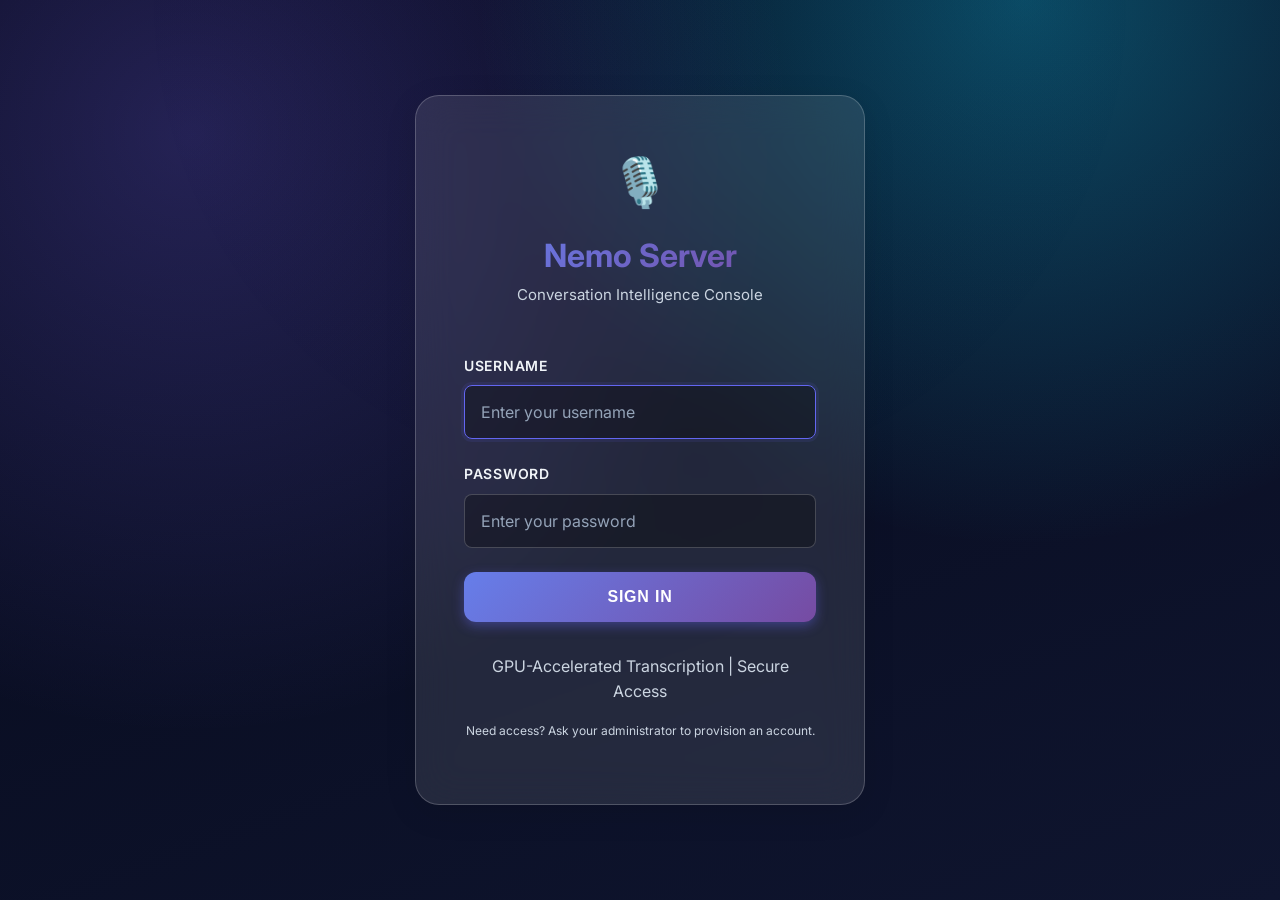
<file: frontend/login.html>
<!DOCTYPE html>
<html lang="en">
<head>
  <meta charset="UTF-8">
  <meta name="viewport" content="width=device-width, initial-scale=1.0">
  <title>Sign In - Nemo Server</title>
  
  <!-- Fonts -->
  <link rel="preconnect" href="https://fonts.googleapis.com">
  <link rel="preconnect" href="https://fonts.gstatic.com" crossorigin>
  <link href="https://fonts.googleapis.com/css2?family=Inter:wght@400;500;600;700;800&display=swap" rel="stylesheet">
  
  <!-- Stylesheets -->
  <link rel="stylesheet" href="assets/css/design-tokens.css?v=2024110802">
  <link rel="stylesheet" href="assets/css/main.css">
  <link rel="stylesheet" href="assets/css/components.css">
  <link rel="stylesheet" href="assets/css/animations.css">
  
  <style>
    body {
      display: flex;
      align-items: center;
      justify-content: center;
      min-height: 100vh;
      padding: var(--spacing-xl);
    }
    
    .login-container {
      width: 100%;
      max-width: 450px;
    }
    
    .login-card {
      background: var(--glass);
      backdrop-filter: blur(20px);
      -webkit-backdrop-filter: blur(20px);
      border: 1px solid var(--glass-border);
      border-radius: var(--radius-2xl);
      padding: var(--spacing-2xl);
      box-shadow: var(--shadow-glass);
    }
    
    .login-header {
      text-align: center;
      margin-bottom: var(--spacing-2xl);
    }
    
    .login-logo {
      font-size: 3rem;
      margin-bottom: var(--spacing-md);
    }
    
    .login-title {
      font-size: 2rem;
      font-weight: 700;
      margin-bottom: var(--spacing-sm);
      background: var(--gradient-primary);
      -webkit-background-clip: text;
      -webkit-text-fill-color: transparent;
    }
    
    .login-subtitle {
      color: var(--text-secondary);
      font-size: 0.9375rem;
    }
    
    .login-form {
      display: flex;
      flex-direction: column;
      gap: var(--spacing-lg);
    }
    
    .form-group {
      display: flex;
      flex-direction: column;
      gap: var(--spacing-sm);
    }
    
    .form-label {
      font-weight: 600;
      font-size: 0.875rem;
      color: var(--text-primary);
      text-transform: uppercase;
      letter-spacing: 0.05em;
    }
    
    .form-input {
      width: 100%;
      padding: var(--spacing-md);
      background: var(--glass-dark);
      border: 1px solid var(--glass-border);
      border-radius: var(--radius-md);
      color: var(--text-primary);
      font-family: var(--font-sans);
      font-size: 1rem;
      transition: all var(--transition-base);
    }
    
    .form-input:focus {
      outline: none;
      border-color: var(--primary);
      box-shadow: 0 0 0 3px rgba(99, 102, 241, 0.1);
    }
    
    .form-input::placeholder {
      color: var(--text-tertiary);
    }
    
    .login-button {
      width: 100%;
      padding: var(--spacing-md) var(--spacing-lg);
      background: var(--gradient-primary);
      border: none;
      border-radius: var(--radius-lg);
      color: white;
      font-weight: 700;
      font-size: 1rem;
      cursor: pointer;
      transition: all var(--transition-base);
      box-shadow: 0 4px 12px rgba(99, 102, 241, 0.4);
      text-transform: uppercase;
      letter-spacing: 0.05em;
    }
    
    .login-button:hover:not(:disabled) {
      transform: translateY(-2px);
      box-shadow: 0 6px 20px rgba(99, 102, 241, 0.6);
    }
    
    .login-button:disabled {
      opacity: 0.6;
      cursor: not-allowed;
    }
    
    .error-message {
      padding: var(--spacing-md);
      background: rgba(239, 68, 68, 0.1);
      border: 1px solid rgba(239, 68, 68, 0.3);
      border-radius: var(--radius-md);
      color: var(--danger);
      font-size: 0.875rem;
      display: none;
    }
    
    .error-message.show {
      display: block;
      animation: shake 0.3s ease-in-out;
    }
    
    @keyframes shake {
      0%, 100% { transform: translateX(0); }
      25% { transform: translateX(-10px); }
      75% { transform: translateX(10px); }
    }
    
    .login-footer {
      text-align: center;
      margin-top: var(--spacing-xl);
      color: var(--text-tertiary);
      font-size: 0.8125rem);
    }
    
    .loading-spinner {
      display: inline-block;
      width: 16px;
      height: 16px;
      border: 2px solid rgba(255, 255, 255, 0.3);
      border-top-color: white;
      border-radius: 50%;
      animation: spin 0.6s linear infinite;
      margin-left: var(--spacing-sm);
    }
  </style>
</head>
<body class="gemma-theme">

  <div class="login-container fade-in-up">
    <div class="login-card">
      <!-- Header -->
      <div class="login-header">
        <div class="login-logo">🎙️</div>
        <h1 class="login-title">Nemo Server</h1>
        <p class="login-subtitle">Conversation Intelligence Console</p>
      </div>
      
      <!-- Error Message -->
      <div id="error-message" class="error-message"></div>
      
      <!-- Login Form -->
      <form id="login-form" class="login-form">
        <div class="form-group">
          <label for="username" class="form-label">Username</label>
          <input 
            type="text" 
            id="username" 
            name="username"
            class="form-input" 
            placeholder="Enter your username"
            required
            autocomplete="username"
            autofocus
          >
        </div>
        
        <div class="form-group">
          <label for="password" class="form-label">Password</label>
          <input 
            type="password" 
            id="password" 
            name="password"
            class="form-input" 
            placeholder="Enter your password"
            required
            autocomplete="current-password"
          >
        </div>
        
        <button type="submit" id="login-button" class="login-button">
          Sign In
          <span id="loading-spinner" class="loading-spinner" style="display: none;"></span>
        </button>
      </form>
      
      <!-- Footer -->
      <div class="login-footer">
        <p>GPU-Accelerated Transcription | Secure Access</p>
        <p style="margin-top: var(--spacing-sm); font-size: 0.75rem;">
          Need access? Ask your administrator to provision an account.
        </p>
      </div>
    </div>
  </div>

  <!-- Scripts -->
  <script>
    const API_BASE = (() => {
      const hints = [
        window.API_BASE_URL,
        window.API_GATEWAY_URL,
        window.location && window.location.origin && window.location.origin !== 'null' && window.location.origin.startsWith('http')
          ? window.location.origin
          : null,
      ].filter(Boolean);
      const base = hints[0] || 'http://localhost:8000';
      return base.replace(/\/+$/, '');
    })();

    const buildApiUrl = (path) => {
      if (!path) return API_BASE;
      const normalized = path.startsWith('/') ? path : `/${path}`;
      return `${API_BASE}${normalized}`;
    };

    const form = document.getElementById('login-form');
    const errorMessage = document.getElementById('error-message');
    const loginButton = document.getElementById('login-button');
    const loadingSpinner = document.getElementById('loading-spinner');
    
    form.addEventListener('submit', async (e) => {
      e.preventDefault();
      
      const username = document.getElementById('username').value.trim();
      const password = document.getElementById('password').value.trim();
      
      // Hide error
      errorMessage.classList.remove('show');
      
      // Show loading
      loginButton.disabled = true;
      loadingSpinner.style.display = 'inline-block';
      
      try {
        const response = await fetch(buildApiUrl('/api/auth/login'), {
          method: 'POST',
          headers: {
            'Content-Type': 'application/json'
          },
          credentials: 'include',  // Required for cookie-based sessions
          body: JSON.stringify({ username, password })
        });

        let data = {};
        try { data = await response.clone().json(); } catch (e) { /* non-JSON */ }
        const serverDetail = data.detail || data.message;

        if (response.ok && data.success) {
          // Success! Redirect to dashboard
          window.location.href = 'index.html';
        } else {
          // Show specific server reason when available (handles 401/403/429/CSRF)
          const statusInfo = `HTTP ${response.status} ${response.statusText || ''}`.trim();
          errorMessage.textContent = serverDetail || statusInfo || 'Login failed. Please try again.';
          errorMessage.classList.add('show');
        }
      } catch (error) {
        console.error('Login error:', error);
        errorMessage.textContent = 'Connection error. Please try again.';
        errorMessage.classList.add('show');
      } finally {
        // Hide loading
        loginButton.disabled = false;
        loadingSpinner.style.display = 'none';
      }
    });
    
    // Clear error on input
    document.getElementById('username').addEventListener('input', () => {
      errorMessage.classList.remove('show');
    });
    document.getElementById('password').addEventListener('input', () => {
      errorMessage.classList.remove('show');
    });
  </script>

</body>
</html>
</file>
<file: frontend/assets/css/design-tokens.css>
:root {
  /* Cosmic space palette */
  --space-950: #010512;
  --space-900: #050819;
  --space-850: #0a1024;
  --space-800: #0f152f;
  --space-700: #161d3f;

  /* Accent spectrum */
  --accent-primary: #7f6bff;
  --accent-secondary: #12c2e9;
  --accent-tertiary: #f6d365;
  --accent-success: #7af4c0;
  --accent-danger: #ff6b6b;
  --accent-warning: #ffaf4b;

  /* Surfaces */
  --surface-panel: rgba(15, 22, 40, 0.85);
  --surface-panel-strong: rgba(20, 28, 52, 0.92);
  --surface-panel-muted: rgba(25, 35, 60, 0.65);
  --surface-glow: rgba(127, 107, 255, 0.12);
  --border-glass: rgba(148, 163, 184, 0.35);
  --border-subtle: rgba(129, 142, 173, 0.2);
  --shadow-panel: 0 18px 48px rgba(3, 7, 18, 0.55);

  /* Typography */
  --font-display: 'Space Grotesk', 'Inter', -apple-system, BlinkMacSystemFont, 'Segoe UI', sans-serif;
  --font-body: 'Inter', -apple-system, BlinkMacSystemFont, 'Segoe UI', sans-serif;
  --font-numeric: 'IBM Plex Mono', 'Fira Code', Menlo, monospace;

  /* Text hues */
  --text-high: #f4f7ff;
  --text-mid: #b8c1dd;
  --text-low: #7f89aa;
  --text-faint: #5c6486;

  /* Utility tokens */
  --radius-base: 0.9rem;
  --radius-xl: 1.5rem;
  --radius-pill: 999px;
  --gap-lg: 2rem;
  --gap-xl: 3rem;
  --transition-soft: 260ms cubic-bezier(0.4, 0, 0.2, 1);

  /* Legacy variable bridges */
  --primary: var(--accent-primary);
  --secondary: var(--accent-secondary);
  --success: var(--accent-success);
  --danger: var(--accent-danger);
  --warning: var(--accent-warning);
  --glass: var(--surface-panel);
  --glass-strong: var(--surface-panel-strong);
  --glass-border: var(--border-glass);
  --text-primary: var(--text-high);
  --text-secondary: var(--text-mid);
  --text-tertiary: var(--text-low);
  --font-sans: var(--font-body);
  --font-mono: var(--font-numeric);
  --gradient-primary: linear-gradient(135deg, var(--accent-primary), var(--accent-secondary));
  --gradient-success: linear-gradient(135deg, #7af4c0, #17c964);
  --gradient-danger: linear-gradient(135deg, #ff6b6b, #f43f5e);
}

body.gemma-theme {
  background-color: var(--space-900);
  background-image: radial-gradient(circle at 15% 15%, rgba(127, 107, 255, 0.25), transparent 45%),
    radial-gradient(circle at 80% 0%, rgba(18, 194, 233, 0.35), transparent 40%),
    linear-gradient(160deg, var(--space-900), var(--space-800));
  color: var(--text-high);
  font-family: var(--font-body);
  position: relative;
}

body.gemma-theme::before {
  content: '';
  position: fixed;
  inset: 0;
  pointer-events: none;
  background: radial-gradient(circle at 50% 0%, rgba(127, 107, 255, 0.12), transparent 65%);
  z-index: -1;
}
</file>
<file: frontend/assets/css/main.css>
/**
 * WhisperServer - Premium Design System
 * 100M Dollar Quality Graphics
 */

/* ============================================================================
   ROOT VARIABLES - Color Palette & Theme
   ============================================================================ */
:root {
  /* Primary Colors */
  --primary: #6366f1;
  --primary-dark: #4f46e5;
  --primary-light: #818cf8;
  
  /* Secondary Colors */
  --secondary: #8b5cf6;
  --secondary-dark: #7c3aed;
  --secondary-light: #a78bfa;
  
  /* Status Colors */
  --success: #10b981;
  --danger: #ef4444;
  --warning: #f59e0b;
  --info: #3b82f6;
  
  /* Neutral Colors */
  --white: #ffffff;
  --black: #000000;
  --gray-50: #f9fafb;
  --gray-100: #f3f4f6;
  --gray-200: #e5e7eb;
  --gray-300: #d1d5db;
  --gray-400: #9ca3af;
  --gray-500: #6b7280;
  --gray-600: #4b5563;
  --gray-700: #374151;
  --gray-800: #1f2937;
  --gray-900: #111827;
  
  /* Glassmorphism */
  --glass: rgba(255, 255, 255, 0.1);
  --glass-border: rgba(255, 255, 255, 0.2);
  --glass-dark: rgba(0, 0, 0, 0.3);
  
  /* Gradients */
  --gradient-primary: linear-gradient(135deg, #667eea 0%, #764ba2 100%);
  --gradient-success: linear-gradient(135deg, #10b981 0%, #059669 100%);
  --gradient-danger: linear-gradient(135deg, #ef4444 0%, #dc2626 100%);
  --gradient-rainbow: linear-gradient(90deg, #667eea, #764ba2, #f093fb, #4facfe);
  
  /* Shadows */
  --shadow-sm: 0 1px 2px rgba(0, 0, 0, 0.05);
  --shadow-md: 0 4px 6px rgba(0, 0, 0, 0.1);
  --shadow-lg: 0 10px 15px rgba(0, 0, 0, 0.1);
  --shadow-xl: 0 20px 25px rgba(0, 0, 0, 0.15);
  --shadow-glass: 0 8px 32px rgba(0, 0, 0, 0.1);
  
  /* Spacing */
  --spacing-xs: 0.25rem;
  --spacing-sm: 0.5rem;
  --spacing-md: 1rem;
  --spacing-lg: 1.5rem;
  --spacing-xl: 2rem;
  --spacing-2xl: 3rem;
  
  /* Border Radius */
  --radius-sm: 0.375rem;
  --radius-md: 0.5rem;
  --radius-lg: 0.75rem;
  --radius-xl: 1rem;
  --radius-2xl: 1.5rem;
  --radius-full: 9999px;
  
  /* Typography */
  --font-sans: 'Inter', -apple-system, BlinkMacSystemFont, 'Segoe UI', sans-serif;
  --font-mono: 'Fira Code', 'Courier New', monospace;
  
  /* Transitions */
  --transition-fast: 150ms cubic-bezier(0.4, 0, 0.2, 1);
  --transition-base: 300ms cubic-bezier(0.4, 0, 0.2, 1);
  --transition-slow: 500ms cubic-bezier(0.4, 0, 0.2, 1);
}

/* Dark Mode Theme (Default) */
body {
  --bg-primary: #0f172a;
  --bg-secondary: #1e293b;
  --bg-tertiary: #334155;
  --text-primary: #f1f5f9;
  --text-secondary: #cbd5e1;
  --text-tertiary: #94a3b8;
}

/* Light Mode */
body.light-mode {
  --bg-primary: #ffffff;
  --bg-secondary: #f8fafc;
  --bg-tertiary: #f1f5f9;
  --text-primary: #0f172a;
  --text-secondary: #334155;
  --text-tertiary: #64748b;
}

/* ============================================================================
   BASE STYLES
   ============================================================================ */
* {
  margin: 0;
  padding: 0;
  box-sizing: border-box;
}

html {
  font-size: 16px;
  scroll-behavior: smooth;
}

body {
  font-family: var(--font-sans);
  background: var(--bg-primary);
  color: var(--text-primary);
  line-height: 1.6;
  overflow-x: hidden;
  min-height: 100vh;
  position: relative;
}

/* Animated Background */
body::before {
  content: '';
  position: fixed;
  top: 0;
  left: 0;
  width: 100%;
  height: 100%;
  background: var(--gradient-rainbow);
  opacity: 0.05;
  z-index: -1;
  animation: gradientShift 15s ease infinite;
  background-size: 400% 400%;
}

@keyframes gradientShift {
  0% { background-position: 0% 50%; }
  50% { background-position: 100% 50%; }
  100% { background-position: 0% 50%; }
}

/* ============================================================================
   TYPOGRAPHY
   ============================================================================ */
h1, h2, h3, h4, h5, h6 {
  font-weight: 700;
  line-height: 1.2;
  color: var(--text-primary);
  margin-bottom: var(--spacing-md);
}

h1 { font-size: 3rem; }
h2 { font-size: 2.25rem; }
h3 { font-size: 1.875rem; }
h4 { font-size: 1.5rem; }
h5 { font-size: 1.25rem; }
h6 { font-size: 1rem; }

p {
  margin-bottom: var(--spacing-md);
  color: var(--text-secondary);
}

a {
  color: var(--primary);
  text-decoration: none;
  transition: color var(--transition-fast);
}

a:hover {
  color: var(--primary-light);
}

code {
  font-family: var(--font-mono);
  background: var(--glass-dark);
  padding: 0.125rem 0.375rem;
  border-radius: var(--radius-sm);
  font-size: 0.875rem;
}

/* ============================================================================
   GLASSMORPHISM COMPONENTS
   ============================================================================ */
.glass-card {
  background: var(--glass);
  backdrop-filter: blur(10px);
  -webkit-backdrop-filter: blur(10px);
  border: 1px solid var(--glass-border);
  border-radius: var(--radius-2xl);
  box-shadow: var(--shadow-glass);
  padding: var(--spacing-xl);
  transition: transform var(--transition-base), box-shadow var(--transition-base);
}

.glass-card:hover {
  transform: translateY(-4px);
  box-shadow: 0 12px 40px rgba(0, 0, 0, 0.15);
}

.glass-header {
  background: var(--glass);
  backdrop-filter: blur(20px);
  -webkit-backdrop-filter: blur(20px);
  border-bottom: 1px solid var(--glass-border);
  padding: var(--spacing-md) var(--spacing-xl);
  position: sticky;
  top: 0;
  z-index: 1000;
}

.glass-button {
  background: var(--glass);
  backdrop-filter: blur(10px);
  border: 1px solid var(--glass-border);
  border-radius: var(--radius-lg);
  padding: var(--spacing-sm) var(--spacing-lg);
  color: var(--text-primary);
  font-weight: 600;
  cursor: pointer;
  transition: all var(--transition-base);
}

.glass-button:hover {
  background: var(--glass-border);
  transform: translateY(-2px);
  box-shadow: var(--shadow-md);
}

/* ============================================================================
   LAYOUT
   ============================================================================ */
.container {
  max-width: 1400px;
  margin: 0 auto;
  padding: 0 var(--spacing-xl);
}

.grid {
  display: grid;
  gap: var(--spacing-xl);
}

.grid-2 { grid-template-columns: repeat(2, 1fr); }
.grid-3 { grid-template-columns: repeat(3, 1fr); }
.grid-4 { grid-template-columns: repeat(4, 1fr); }

.flex {
  display: flex;
  gap: var(--spacing-md);
}

.flex-center {
  display: flex;
  align-items: center;
  justify-content: center;
}

.flex-between {
  display: flex;
  align-items: center;
  justify-content: space-between;
}

/* ============================================================================
   BUTTONS
   ============================================================================ */
.btn {
  display: inline-flex;
  align-items: center;
  gap: var(--spacing-sm);
  padding: var(--spacing-sm) var(--spacing-lg);
  border: none;
  border-radius: var(--radius-lg);
  font-weight: 600;
  font-size: 0.875rem;
  cursor: pointer;
  transition: all var(--transition-base);
  text-decoration: none;
}

.btn-primary {
  background: var(--gradient-primary);
  color: white;
  box-shadow: 0 4px 12px rgba(102, 126, 234, 0.4);
}

.btn-primary:hover {
  transform: translateY(-2px);
  box-shadow: 0 6px 20px rgba(102, 126, 234, 0.6);
}

.btn-success {
  background: var(--gradient-success);
  color: white;
}

.btn-danger {
  background: var(--gradient-danger);
  color: white;
}

.btn-ghost {
  background: transparent;
  border: 1px solid var(--glass-border);
  color: var(--text-primary);
}

.btn-ghost:hover {
  background: var(--glass);
}

/* ============================================================================
   FORMS
   ============================================================================ */
.input {
  width: 100%;
  padding: var(--spacing-sm) var(--spacing-md);
  background: var(--glass-dark);
  border: 1px solid var(--glass-border);
  border-radius: var(--radius-md);
  color: var(--text-primary);
  font-family: var(--font-sans);
  transition: all var(--transition-base);
}

.input:focus {
  outline: none;
  border-color: var(--primary);
  box-shadow: 0 0 0 3px rgba(99, 102, 241, 0.1);
}

.input::placeholder {
  color: var(--text-tertiary);
}

/* ============================================================================
   BADGES
   ============================================================================ */
.badge {
  display: inline-flex;
  align-items: center;
  gap: var(--spacing-xs);
  padding: 0.25rem 0.75rem;
  border-radius: var(--radius-full);
  font-size: 0.75rem;
  font-weight: 600;
  text-transform: uppercase;
  letter-spacing: 0.05em;
}

.badge-primary { background: rgba(99, 102, 241, 0.2); color: var(--primary-light); }
.badge-success { background: rgba(16, 185, 129, 0.2); color: var(--success); }
.badge-danger { background: rgba(239, 68, 68, 0.2); color: var(--danger); }
.badge-warning { background: rgba(245, 158, 11, 0.2); color: var(--warning); }

/* ============================================================================
   RESPONSIVE
   ============================================================================ */
@media (max-width: 1024px) {
  .grid-4 { grid-template-columns: repeat(2, 1fr); }
  .grid-3 { grid-template-columns: repeat(2, 1fr); }
}

@media (max-width: 768px) {
  html { font-size: 14px; }
  h1 { font-size: 2rem; }
  h2 { font-size: 1.75rem; }
  
  .grid-4, .grid-3, .grid-2 {
    grid-template-columns: 1fr;
  }
  
  .container {
    padding: 0 var(--spacing-md);
  }
}

/* ============================================================================
   UTILITY CLASSES
   ============================================================================ */
.text-center { text-align: center; }
.text-right { text-align: right; }
.text-muted { color: var(--text-tertiary); }
.text-primary { color: var(--primary); }
.text-success { color: var(--success); }
.text-danger { color: var(--danger); }

.mt-xs { margin-top: var(--spacing-xs); }
.mt-sm { margin-top: var(--spacing-sm); }
.mt-md { margin-top: var(--spacing-md); }
.mt-lg { margin-top: var(--spacing-lg); }
.mt-xl { margin-top: var(--spacing-xl); }

.mb-xs { margin-bottom: var(--spacing-xs); }
.mb-sm { margin-bottom: var(--spacing-sm); }
.mb-md { margin-bottom: var(--spacing-md); }
.mb-lg { margin-bottom: var(--spacing-lg); }
.mb-xl { margin-bottom: var(--spacing-xl); }

.hidden { display: none; }
.visible { display: block; }

/* ============================================================================
   LOADING STATES
   ============================================================================ */
.loading {
  display: inline-block;
  width: 20px;
  height: 20px;
  border: 3px solid var(--glass-border);
  border-top-color: var(--primary);
  border-radius: 50%;
  animation: spin 0.8s linear infinite;
}

@keyframes spin {
  to { transform: rotate(360deg); }
}

.skeleton {
  background: linear-gradient(90deg, var(--glass) 25%, var(--glass-border) 50%, var(--glass) 75%);
  background-size: 200% 100%;
  animation: shimmer 1.5s ease-in-out infinite;
  border-radius: var(--radius-md);
}

@keyframes shimmer {
  0% { background-position: 200% 0; }
  100% { background-position: -200% 0; }
}
</file>
<file: frontend/assets/css/components.css>
/**
 * Components — Premium Rebuild (single file)
 * Polished navigation, chips, buttons, inputs, cards, and utilities.
 * Backwards compatible class names; improved focus/hover, accessibility, and depth.
 */

/* -------------------------------------------------------------------------- */
/* Navigation                                                                 */
/* -------------------------------------------------------------------------- */
.nav{display:flex;align-items:center;gap:var(--spacing-lg);padding:var(--spacing-md) 0}
.nav-link{position:relative;padding:var(--spacing-sm) var(--spacing-md);color:var(--text-secondary);font-weight:600;letter-spacing:.01em;transition:color var(--transition-base),transform var(--transition-fast)}
.nav-link:hover{color:var(--text-primary);transform:translateY(-1px)}
.nav-link.active{color:var(--primary)}
.nav-link.active::after{content:'';position:absolute;bottom:-2px;left:0;right:0;height:2px;background:var(--gradient-primary);border-radius:var(--radius-full)}

/* -------------------------------------------------------------------------- */
/* Buttons                                                                    */
/* -------------------------------------------------------------------------- */
.btn{display:inline-flex;align-items:center;gap:.5rem;padding:.6rem .95rem;border:1px solid var(--border-glass);border-radius:.7rem;background:rgba(5,8,25,.35);color:var(--text-high);cursor:pointer;transition:transform var(--transition-fast),box-shadow var(--transition-fast),background var(--transition-fast)}
.btn:hover{transform:translateY(-1px);box-shadow:0 10px 24px rgba(0,0,0,.25)}
.btn:active{transform:translateY(0)}
.btn[disabled]{opacity:.55;cursor:not-allowed}
.btn i{width:16px;height:16px}
.btn.btn-primary{background:var(--gradient-primary);border:none;color:#fff}
.btn.btn-ghost{background:transparent;border:1px dashed var(--border-glass);color:var(--text-mid)}

/* Glass button (header icon buttons) */
.glass-button{display:inline-flex;align-items:center;justify-content:center;padding:.5rem;border-radius:.6rem;border:1px solid var(--border-glass);background:rgba(5,8,25,.45);color:var(--text-high);transition:background var(--transition-fast),transform var(--transition-fast)}
.glass-button:hover{background:rgba(5,8,25,.6);transform:translateY(-1px)}

/* -------------------------------------------------------------------------- */
/* Chips                                                                      */
/* -------------------------------------------------------------------------- */
.chip{display:inline-flex;align-items:center;gap:.35rem;padding:.4rem .7rem;border-radius:999px;border:1px solid var(--border-glass);background:rgba(148,163,184,.14);color:var(--text-mid);font-weight:600;font-size:.85rem;transition:background var(--transition-fast),transform var(--transition-fast)}
.chip:hover{background:rgba(148,163,184,.25);transform:translateY(-1px)}
.chip[data-active="true"],.chip.active{background:var(--primary);border-color:transparent;color:#fff}

/* -------------------------------------------------------------------------- */
/* Inputs                                                                     */
/* -------------------------------------------------------------------------- */
.input,select,textarea{background:rgba(5,8,25,.55);border:1px solid var(--border-glass);color:var(--text-high);border-radius:.6rem;padding:.6rem .75rem;transition:border var(--transition-fast),box-shadow var(--transition-fast)}
.input::placeholder,textarea::placeholder{color:var(--text-low)}
.input:focus,select:focus,textarea:focus{outline:none;border-color:rgba(127,107,255,.6);box-shadow:0 0 0 3px rgba(127,107,255,.25)}

/* -------------------------------------------------------------------------- */
/* Cards                                                                      */
/* -------------------------------------------------------------------------- */
.card{background:var(--surface-panel);border-radius:1rem;padding:var(--spacing-xl);border:1px solid var(--border-glass);box-shadow:var(--shadow-panel);transition:transform var(--transition-base),box-shadow var(--transition-base);position:relative;overflow:hidden}
.card:hover{transform:translateY(-3px);box-shadow:0 18px 36px rgba(0,0,0,.35)}
.card::before{content:'';position:absolute;inset:0;background:radial-gradient(1200px 1200px at var(--shine-x,0%) -20%,rgba(255,255,255,.06),transparent 30%);opacity:.6;pointer-events:none;transition:opacity .6s ease}
.card-header{display:flex;align-items:center;justify-content:space-between;margin-bottom:var(--spacing-lg)}
.card-title{font-size:1.25rem;font-weight:800;color:var(--text-primary);margin:0}
.card-body{color:var(--text-secondary)}
.card-footer{margin-top:var(--spacing-lg);padding-top:var(--spacing-lg);border-top:1px solid var(--border-glass);display:flex;align-items:center;justify-content:space-between}
.search-bar{position:relative;display:flex;align-items:center;gap:.75rem;padding:.9rem 1.25rem;border-radius:999px;border:1px solid var(--border-glass);background:var(--surface-panel);box-shadow:0 20px 60px rgba(15,23,42,.35);max-width:640px;width:100%}
.search-bar .search-icon{width:1.1rem;height:1.1rem;color:var(--text-secondary)}
.search-input{flex:1;border:none;background:transparent;color:var(--text-primary);font-size:1rem;font-weight:500;outline:none}
.search-input::placeholder{color:var(--text-secondary)}
.search-input:focus{outline:none}
.chip-select-wrapper{position:relative;display:inline-flex;align-items:center}
.chip-select{appearance:none;border-radius:999px;border:1px solid var(--border-glass);background:var(--surface-panel);color:var(--text-primary);padding:.6rem 2.5rem .6rem 1rem;font-weight:600;min-width:185px;box-shadow:0 10px 30px rgba(15,23,42,.25);transition:border var(--transition-fast),box-shadow var(--transition-fast)}
.chip-select:focus{outline:2px solid rgba(99,102,241,.45);outline-offset:1px}
.chip-select-wrapper::after{content:"▾";position:absolute;right:1rem;color:var(--text-secondary);font-size:.75rem;pointer-events:none}

/* Stat Cards */
.stat-card{background:var(--surface-panel);backdrop-filter:blur(10px);border:1px solid var(--border-glass);border-radius:1rem;padding:var(--spacing-xl);position:relative;overflow:hidden;transition:transform var(--transition-base),box-shadow var(--transition-base),border-color var(--transition-base)}
.stat-card::before{content:'';position:absolute;top:0;left:0;width:100%;height:4px;background:var(--gradient-primary);transition:height .25s ease}
.stat-card:hover{transform:translateY(-2px);border-color:var(--primary);box-shadow:0 10px 30px rgba(99,102,241,.25)}
.stat-card:hover::before{height:6px}
.stat-value{font-size:2.4rem;font-weight:800;color:var(--text-primary);margin-bottom:.25rem;font-family:var(--font-numeric)}
.stat-label{font-size:.85rem;color:var(--text-tertiary);text-transform:uppercase;letter-spacing:.05em}
.stat-change{display:inline-flex;align-items:center;gap:.4rem;font-size:.875rem;font-weight:700;margin-top:.35rem}
.stat-change.positive{color:var(--success)}
.stat-change.negative{color:var(--danger)}

/* -------------------------------------------------------------------------- */
/* Placeholder: Transcription items (legacy views)                            */
/* -------------------------------------------------------------------------- */
.transcription-item{background:var(--surface-panel);border:1px solid var(--border-glass);border-radius:.9rem;padding:var(--spacing-lg);margin-bottom:var(--spacing-md);animation:fadeInUp .4s ease}
.transcription-header{display:flex;align-items:center;justify-content:space-between;margin-bottom:.5rem}
.transcription-speaker{display:flex;align-items:center;gap:.5rem;font-weight:700;color:var(--primary)}
.transcription-time{font-size:.75rem;color:var(--text-tertiary)}

/* -------------------------------------------------------------------------- */
/* Utilities                                                                  */
/* -------------------------------------------------------------------------- */
.badge{display:inline-flex;align-items:center;padding:.2rem .55rem;border-radius:999px;border:1px solid var(--border-glass);background:rgba(148,163,184,.14);font-size:.75rem;color:var(--text-mid)}
.divider{height:1px;background:var(--border-glass);width:100%;opacity:.75}

/* Tooltips (simple) */
[data-tooltip]{position:relative}
[data-tooltip]::after{content:attr(data-tooltip);position:absolute;bottom:calc(100% + 6px);left:50%;transform:translateX(-50%);white-space:nowrap;background:rgba(5,8,25,.85);color:#fff;padding:.35rem .55rem;border-radius:.4rem;border:1px solid var(--border-glass);opacity:0;pointer-events:none;transition:opacity .2s ease;z-index:10}
[data-tooltip]:hover::after{opacity:1}

@keyframes fadeInUp{from{opacity:0;transform:translateY(6px)}to{opacity:1;transform:none}}
</file>
<file: frontend/assets/css/animations.css>
/**
 * WhisperServer - Premium Animations
 * Smooth transitions and effects
 */

/* ============================================================================
   FADE ANIMATIONS
   ============================================================================ */
.fade-in {
  animation: fadeIn 0.6s cubic-bezier(0.4, 0, 0.2, 1) forwards;
}

@keyframes fadeIn {
  from {
    opacity: 0;
  }
  to {
    opacity: 1;
  }
}

.fade-in-up {
  animation: fadeInUp 0.6s cubic-bezier(0.4, 0, 0.2, 1) forwards;
}

@keyframes fadeInUp {
  from {
    opacity: 0;
    transform: translateY(30px);
  }
  to {
    opacity: 1;
    transform: translateY(0);
  }
}

.fade-in-down {
  animation: fadeInDown 0.6s cubic-bezier(0.4, 0, 0.2, 1) forwards;
}

@keyframes fadeInDown {
  from {
    opacity: 0;
    transform: translateY(-30px);
  }
  to {
    opacity: 1;
    transform: translateY(0);
  }
}

/* ============================================================================
   SLIDE ANIMATIONS
   ============================================================================ */
.slide-in-left {
  animation: slideInLeft 0.5s cubic-bezier(0.4, 0, 0.2, 1) forwards;
}

@keyframes slideInLeft {
  from {
    transform: translateX(-100%);
  }
  to {
    transform: translateX(0);
  }
}

.slide-in-right {
  animation: slideInRight 0.5s cubic-bezier(0.4, 0, 0.2, 1) forwards;
}

@keyframes slideInRight {
  from {
    transform: translateX(100%);
  }
  to {
    transform: translateX(0);
  }
}

/* ============================================================================
   SCALE ANIMATIONS
   ============================================================================ */
.scale-in {
  animation: scaleIn 0.4s cubic-bezier(0.4, 0, 0.2, 1) forwards;
}

@keyframes scaleIn {
  from {
    opacity: 0;
    transform: scale(0.8);
  }
  to {
    opacity: 1;
    transform: scale(1);
  }
}

.pulse {
  animation: pulse 2s cubic-bezier(0.4, 0, 0.6, 1) infinite;
}

@keyframes pulse {
  0%, 100% {
    opacity: 1;
  }
  50% {
    opacity: 0.5;
  }
}

/* ============================================================================
   BOUNCE ANIMATION
   ============================================================================ */
.bounce {
  animation: bounce 1s infinite;
}

@keyframes bounce {
  0%, 100% {
    transform: translateY(0);
  }
  50% {
    transform: translateY(-10px);
  }
}

/* ============================================================================
   SHAKE ANIMATION
   ============================================================================ */
.shake {
  animation: shake 0.5s cubic-bezier(0.36, 0.07, 0.19, 0.97) both;
}

@keyframes shake {
  10%, 90% {
    transform: translateX(-2px);
  }
  20%, 80% {
    transform: translateX(2px);
  }
  30%, 50%, 70% {
    transform: translateX(-4px);
  }
  40%, 60% {
    transform: translateX(4px);
  }
}

/* ============================================================================
   GLOW ANIMATIONS
   ============================================================================ */
.glow {
  animation: glow 2s ease-in-out infinite alternate;
}

@keyframes glow {
  from {
    box-shadow: 0 0 10px rgba(99, 102, 241, 0.4),
                0 0 20px rgba(99, 102, 241, 0.3),
                0 0 30px rgba(99, 102, 241, 0.2);
  }
  to {
    box-shadow: 0 0 20px rgba(99, 102, 241, 0.6),
                0 0 30px rgba(99, 102, 241, 0.5),
                0 0 40px rgba(99, 102, 241, 0.4);
  }
}

.glow-success {
  animation: glowSuccess 2s ease-in-out infinite alternate;
}

@keyframes glowSuccess {
  from {
    box-shadow: 0 0 10px rgba(16, 185, 129, 0.4);
  }
  to {
    box-shadow: 0 0 20px rgba(16, 185, 129, 0.8);
  }
}

/* ============================================================================
   TYPING ANIMATION
   ============================================================================ */
.typing::after {
  content: '|';
  animation: blink 1s step-end infinite;
}

@keyframes blink {
  50% {
    opacity: 0;
  }
}

/* ============================================================================
   GRADIENT ANIMATION
   ============================================================================ */
.gradient-animate {
  background-size: 200% 200%;
  animation: gradientMove 3s ease infinite;
}

@keyframes gradientMove {
  0% {
    background-position: 0% 50%;
  }
  50% {
    background-position: 100% 50%;
  }
  100% {
    background-position: 0% 50%;
  }
}

/* ============================================================================
   FLIP ANIMATION
   ============================================================================ */
.flip {
  animation: flip 0.6s cubic-bezier(0.4, 0, 0.2, 1);
}

@keyframes flip {
  0% {
    transform: perspective(400px) rotateY(0);
  }
  100% {
    transform: perspective(400px) rotateY(360deg);
  }
}

/* ============================================================================
   FLOAT ANIMATION
   ============================================================================ */
.float {
  animation: float 3s ease-in-out infinite;
}

@keyframes float {
  0%, 100% {
    transform: translateY(0px);
  }
  50% {
    transform: translateY(-20px);
  }
}

/* ============================================================================
   ATTENTION SEEKERS
   ============================================================================ */
.wiggle {
  animation: wiggle 0.8s ease-in-out;
}

@keyframes wiggle {
  0%, 100% { transform: rotate(0deg); }
  25% { transform: rotate(-5deg); }
  75% { transform: rotate(5deg); }
}

.heartbeat {
  animation: heartbeat 1.3s ease-in-out infinite;
}

@keyframes heartbeat {
  0%, 100% { transform: scale(1); }
  14% { transform: scale(1.1); }
  28% { transform: scale(1); }
  42% { transform: scale(1.1); }
  70% { transform: scale(1); }
}

/* ============================================================================
   DELAY UTILITIES
   ============================================================================ */
.delay-100 { animation-delay: 100ms; }
.delay-200 { animation-delay: 200ms; }
.delay-300 { animation-delay: 300ms; }
.delay-400 { animation-delay: 400ms; }
.delay-500 { animation-delay: 500ms; }

/* ============================================================================
   DURATION UTILITIES
   ============================================================================ */
.duration-fast { animation-duration: 300ms; }
.duration-normal { animation-duration: 500ms; }
.duration-slow { animation-duration: 800ms; }

/* ============================================================================
   HOVER EFFECTS
   ============================================================================ */
.hover-lift {
  transition: transform 0.3s ease, box-shadow 0.3s ease;
}

.hover-lift:hover {
  transform: translateY(-8px);
  box-shadow: 0 20px 40px rgba(0, 0, 0, 0.2);
}

.hover-grow {
  transition: transform 0.3s ease;
}

.hover-grow:hover {
  transform: scale(1.05);
}

.hover-glow {
  transition: box-shadow 0.3s ease;
}

.hover-glow:hover {
  box-shadow: 0 0 20px rgba(99, 102, 241, 0.6),
              0 0 40px rgba(99, 102, 241, 0.4);
}

/* ============================================================================
   PULSE RING - Live Indicators
   ============================================================================ */
.pulse-ring {
  position: relative;
}

.pulse-ring::before,
.pulse-ring::after {
  content: '';
  position: absolute;
  top: 50%;
  left: 50%;
  width: 100%;
  height: 100%;
  border-radius: 50%;
  background: inherit;
  transform: translate(-50%, -50%);
  animation: pulseRing 2s cubic-bezier(0.4, 0, 0.6, 1) infinite;
}

.pulse-ring::after {
  animation-delay: 1s;
}

@keyframes pulseRing {
  0% {
    opacity: 0.8;
    transform: translate(-50%, -50%) scale(0.8);
  }
  100% {
    opacity: 0;
    transform: translate(-50%, -50%) scale(1.5);
  }
}

/* ============================================================================
   SKELETON LOADERS
   ============================================================================ */
.skeleton {
  background: linear-gradient(
    90deg,
    var(--gray-800) 0%,
    var(--gray-700) 50%,
    var(--gray-800) 100%
  );
  background-size: 200% 100%;
  animation: skeletonWave 1.5s ease-in-out infinite;
  border-radius: var(--radius-md);
  opacity: 0.7;
}

body.light-mode .skeleton {
  background: linear-gradient(
    90deg,
    var(--gray-200) 0%,
    var(--gray-100) 50%,
    var(--gray-200) 100%
  );
  background-size: 200% 100%;
}

@keyframes skeletonWave {
  0% {
    background-position: 200% 0;
  }
  100% {
    background-position: -200% 0;
  }
}

.skeleton-text {
  height: 1rem;
  margin-bottom: 0.5rem;
}

.skeleton-title {
  height: 1.5rem;
  width: 60%;
  margin-bottom: 1rem;
}

.skeleton-avatar {
  width: 3rem;
  height: 3rem;
  border-radius: 50%;
}

/* ============================================================================
   STAGGER FADE-IN - For Lists
   ============================================================================ */
.stagger-fade-in {
  animation: fadeInUp 0.6s cubic-bezier(0.4, 0, 0.2, 1) backwards;
}

.stagger-fade-in:nth-child(1) { animation-delay: 0.05s; }
.stagger-fade-in:nth-child(2) { animation-delay: 0.1s; }
.stagger-fade-in:nth-child(3) { animation-delay: 0.15s; }
.stagger-fade-in:nth-child(4) { animation-delay: 0.2s; }
.stagger-fade-in:nth-child(5) { animation-delay: 0.25s; }
.stagger-fade-in:nth-child(6) { animation-delay: 0.3s; }
.stagger-fade-in:nth-child(7) { animation-delay: 0.35s; }
.stagger-fade-in:nth-child(8) { animation-delay: 0.4s; }
.stagger-fade-in:nth-child(9) { animation-delay: 0.45s; }
.stagger-fade-in:nth-child(10) { animation-delay: 0.5s; }

/* ============================================================================
   SLIDE UP - Toast Notifications
   ============================================================================ */
.slide-up {
  animation: slideUp 0.4s cubic-bezier(0.4, 0, 0.2, 1) forwards;
}

@keyframes slideUp {
  from {
    opacity: 0;
    transform: translateY(20px);
  }
  to {
    opacity: 1;
    transform: translateY(0);
  }
}

/* ============================================================================
   SHIMMER EFFECT
   ============================================================================ */
.shimmer {
  position: relative;
  overflow: hidden;
}

.shimmer::before {
  content: '';
  position: absolute;
  top: 0;
  left: -100%;
  width: 100%;
  height: 100%;
  background: linear-gradient(
    90deg,
    transparent,
    rgba(255, 255, 255, 0.1),
    transparent
  );
  animation: shimmer 2s infinite;
}

@keyframes shimmer {
  0% {
    left: -100%;
  }
  100% {
    left: 100%;
  }
}

/* ============================================================================
   TYPING INDICATOR
   ============================================================================ */
.typing-indicator {
  display: inline-flex;
  align-items: center;
  gap: 4px;
}

.typing-indicator span {
  width: 8px;
  height: 8px;
  background: currentColor;
  border-radius: 50%;
  opacity: 0.4;
  animation: typingDot 1.4s infinite;
}

.typing-indicator span:nth-child(1) {
  animation-delay: 0s;
}

.typing-indicator span:nth-child(2) {
  animation-delay: 0.2s;
}

.typing-indicator span:nth-child(3) {
  animation-delay: 0.4s;
}

@keyframes typingDot {
  0%, 60%, 100% {
    opacity: 0.4;
    transform: scale(1);
  }
  30% {
    opacity: 1;
    transform: scale(1.2);
  }
}

/* ============================================================================
   NUMBER COUNTER ANIMATION
   ============================================================================ */
.counter-animate {
  display: inline-block;
  transition: transform 0.3s ease;
}

.counter-animate.updated {
  animation: counterPop 0.4s cubic-bezier(0.4, 0, 0.2, 1);
}

@keyframes counterPop {
  0% {
    transform: scale(1);
  }
  50% {
    transform: scale(1.2);
    color: var(--primary);
  }
  100% {
    transform: scale(1);
  }
}

/* ============================================================================
   RIPPLE EFFECT
   ============================================================================ */
.ripple {
  position: relative;
  overflow: hidden;
}

.ripple::after {
  content: '';
  position: absolute;
  top: 50%;
  left: 50%;
  width: 0;
  height: 0;
  border-radius: 50%;
  background: rgba(255, 255, 255, 0.5);
  transform: translate(-50%, -50%);
  transition: width 0.6s, height 0.6s;
}

.ripple:active::after {
  width: 300px;
  height: 300px;
  opacity: 0;
}
</file>
